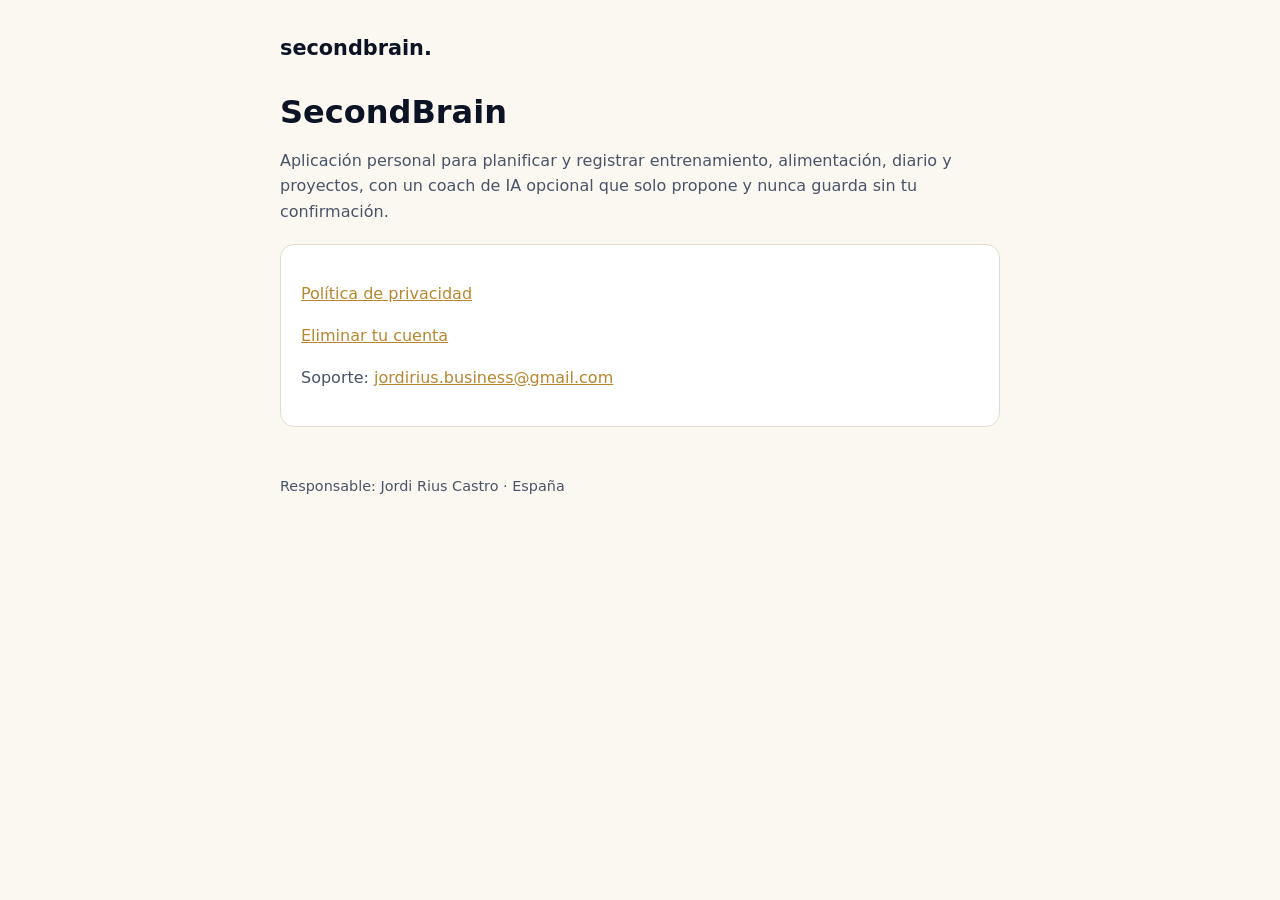
<file: index.html>
<!doctype html>
<html lang="es">
<head>
<meta charset="utf-8">
<meta name="viewport" content="width=device-width, initial-scale=1">
<title>SecondBrain</title>
<link rel="stylesheet" href="styles.css">
</head>
<body>
<main>
  <header><a href="./">secondbrain.</a></header>
  <h1>SecondBrain</h1>
  <p>Aplicación personal para planificar y registrar entrenamiento, alimentación, diario y proyectos, con un coach de IA opcional que solo propone y nunca guarda sin tu confirmación.</p>
  <div class="card">
    <p><a href="privacidad.html">Política de privacidad</a></p>
    <p><a href="eliminar-cuenta.html">Eliminar tu cuenta</a></p>
    <p>Soporte: <a href="mailto:jordirius.business@gmail.com">jordirius.business@gmail.com</a></p>
  </div>
  <footer><p>Responsable: Jordi Rius Castro · España</p></footer>
</main>
</body>
</html>
</file>
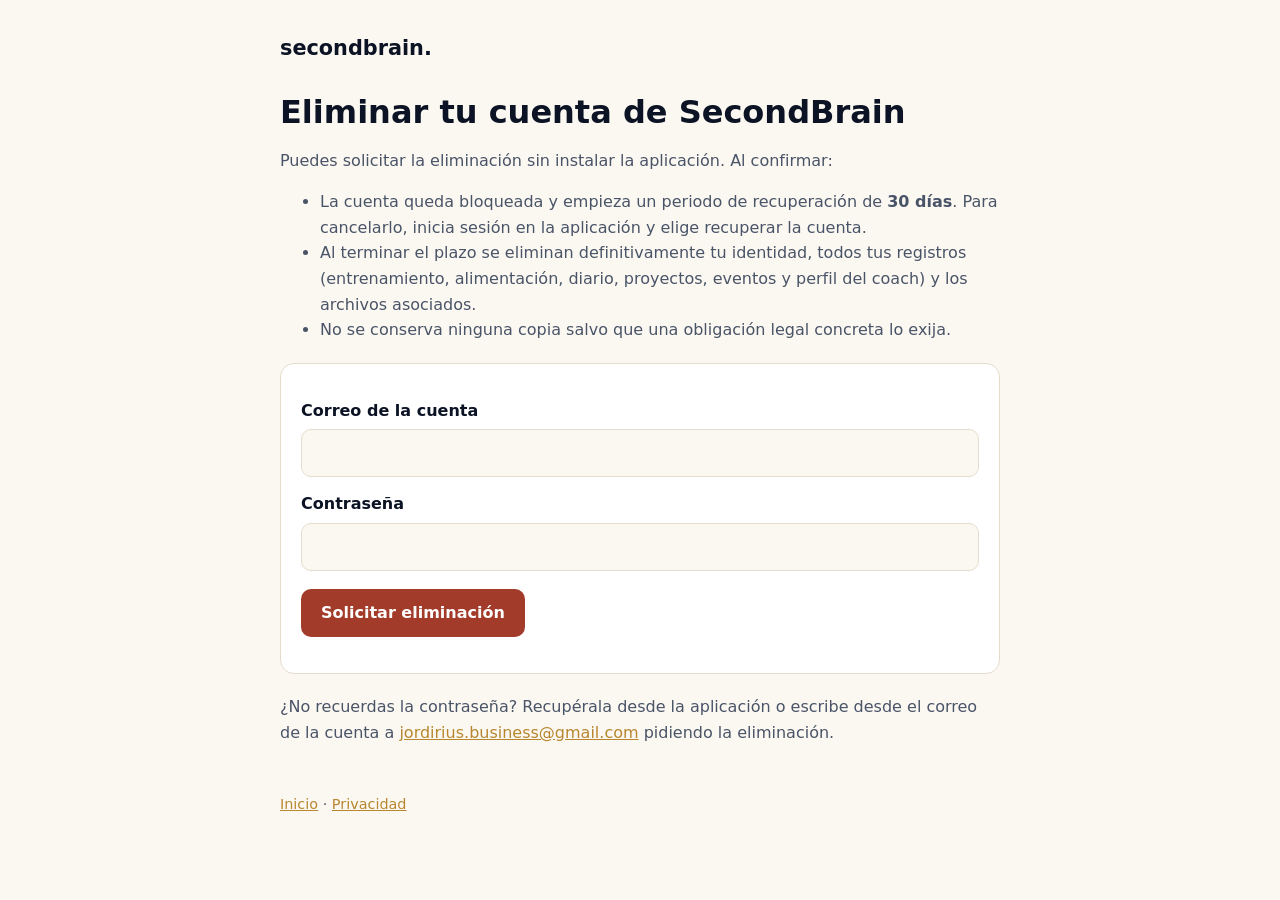
<file: eliminar-cuenta.html>
<!doctype html>
<html lang="es">
<head>
<meta charset="utf-8">
<meta name="viewport" content="width=device-width, initial-scale=1">
<title>Eliminar cuenta · SecondBrain</title>
<link rel="stylesheet" href="styles.css">
</head>
<body>
<main>
  <header><a href="./">secondbrain.</a></header>
  <h1>Eliminar tu cuenta de SecondBrain</h1>
  <p>Puedes solicitar la eliminación sin instalar la aplicación. Al confirmar:</p>
  <ul>
    <li>La cuenta queda bloqueada y empieza un periodo de recuperación de <strong>30 días</strong>. Para cancelarlo, inicia sesión en la aplicación y elige recuperar la cuenta.</li>
    <li>Al terminar el plazo se eliminan definitivamente tu identidad, todos tus registros (entrenamiento, alimentación, diario, proyectos, eventos y perfil del coach) y los archivos asociados.</li>
    <li>No se conserva ninguna copia salvo que una obligación legal concreta lo exija.</li>
  </ul>

  <form class="card" id="form" novalidate>
    <label for="email">Correo de la cuenta</label>
    <input id="email" type="email" autocomplete="email" required>
    <label for="password">Contraseña</label>
    <input id="password" type="password" autocomplete="current-password" required>
    <button type="submit" id="submit">Solicitar eliminación</button>
    <p class="status" id="status" role="status" aria-live="polite"></p>
  </form>

  <p>¿No recuerdas la contraseña? Recupérala desde la aplicación o escribe desde el correo de la cuenta a <a href="mailto:jordirius.business@gmail.com">jordirius.business@gmail.com</a> pidiendo la eliminación.</p>
  <footer><p><a href="./">Inicio</a> · <a href="privacidad.html">Privacidad</a></p></footer>
</main>
<script type="module">
// Public project URL and publishable key: both are already shipped inside the app.
// Every operation runs as the signed-in person; the server ignores any user id from the client.
const SUPABASE_URL = 'https://omwzbjsomkwblieaibbx.supabase.co';
const PUBLISHABLE_KEY = 'sb_publishable_iI9ScKhB7MXlVY56RRJgiw_XqCMpguC';
const form = document.getElementById('form');
const status = document.getElementById('status');
const submit = document.getElementById('submit');

async function call(path, { token, body } = {}) {
  const response = await fetch(`${SUPABASE_URL}${path}`, {
    method: 'POST',
    headers: { apikey: PUBLISHABLE_KEY, 'Content-Type': 'application/json', ...(token ? { Authorization: `Bearer ${token}` } : {}) },
    body: JSON.stringify(body ?? {}),
  });
  const text = await response.text();
  const data = text ? JSON.parse(text) : null;
  if (!response.ok) throw Object.assign(new Error(data?.msg ?? data?.message ?? data?.error_description ?? `HTTP ${response.status}`), { status: response.status });
  return data;
}

const formatDate = (value) => new Date(value).toLocaleDateString('es-ES', { day: 'numeric', month: 'long', year: 'numeric' });

form.addEventListener('submit', async (event) => {
  event.preventDefault();
  const email = document.getElementById('email').value.trim().toLowerCase();
  const password = document.getElementById('password').value;
  status.className = 'status';
  if (!/^\S+@\S+\.\S+$/.test(email) || !password) { status.className = 'status error'; status.textContent = 'Escribe el correo y la contraseña de tu cuenta.'; return; }
  submit.disabled = true;
  status.textContent = 'Comprobando…';
  let token = null;
  try {
    token = (await call('/auth/v1/token?grant_type=password', { body: { email, password } })).access_token;
    const request = await call('/rest/v1/rpc/request_account_deletion', { token });
    status.textContent = `Solicitud registrada. La cuenta se eliminará definitivamente el ${formatDate(request.scheduled_for)} si no la recuperas antes desde la aplicación.`;
    form.reset();
  } catch (cause) {
    status.className = 'status error';
    status.textContent = cause.status === 400 ? 'El correo o la contraseña no son correctos.' : 'No se ha podido completar la solicitud. Inténtalo más tarde o escribe al correo de soporte.';
  } finally {
    if (token) await call('/auth/v1/logout', { token }).catch(() => undefined);
    submit.disabled = false;
  }
});
</script>
</body>
</html>
</file>
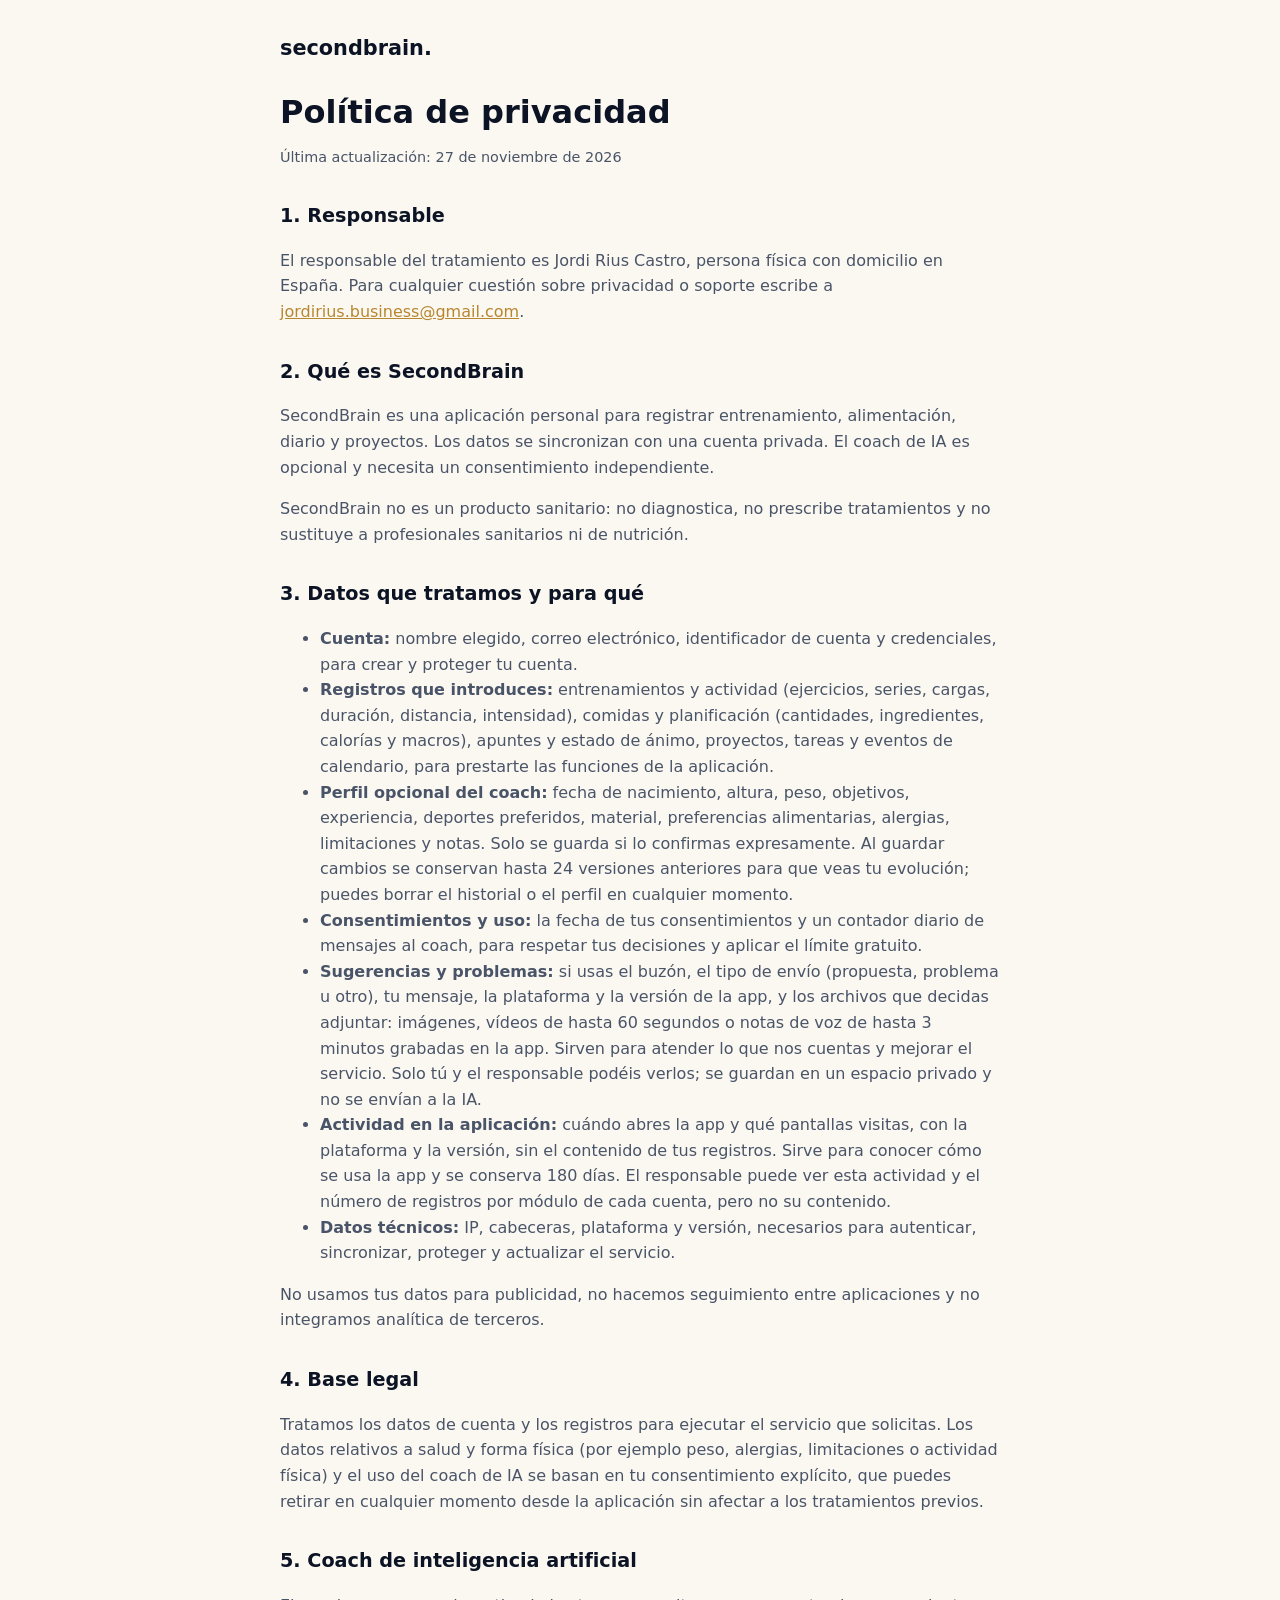
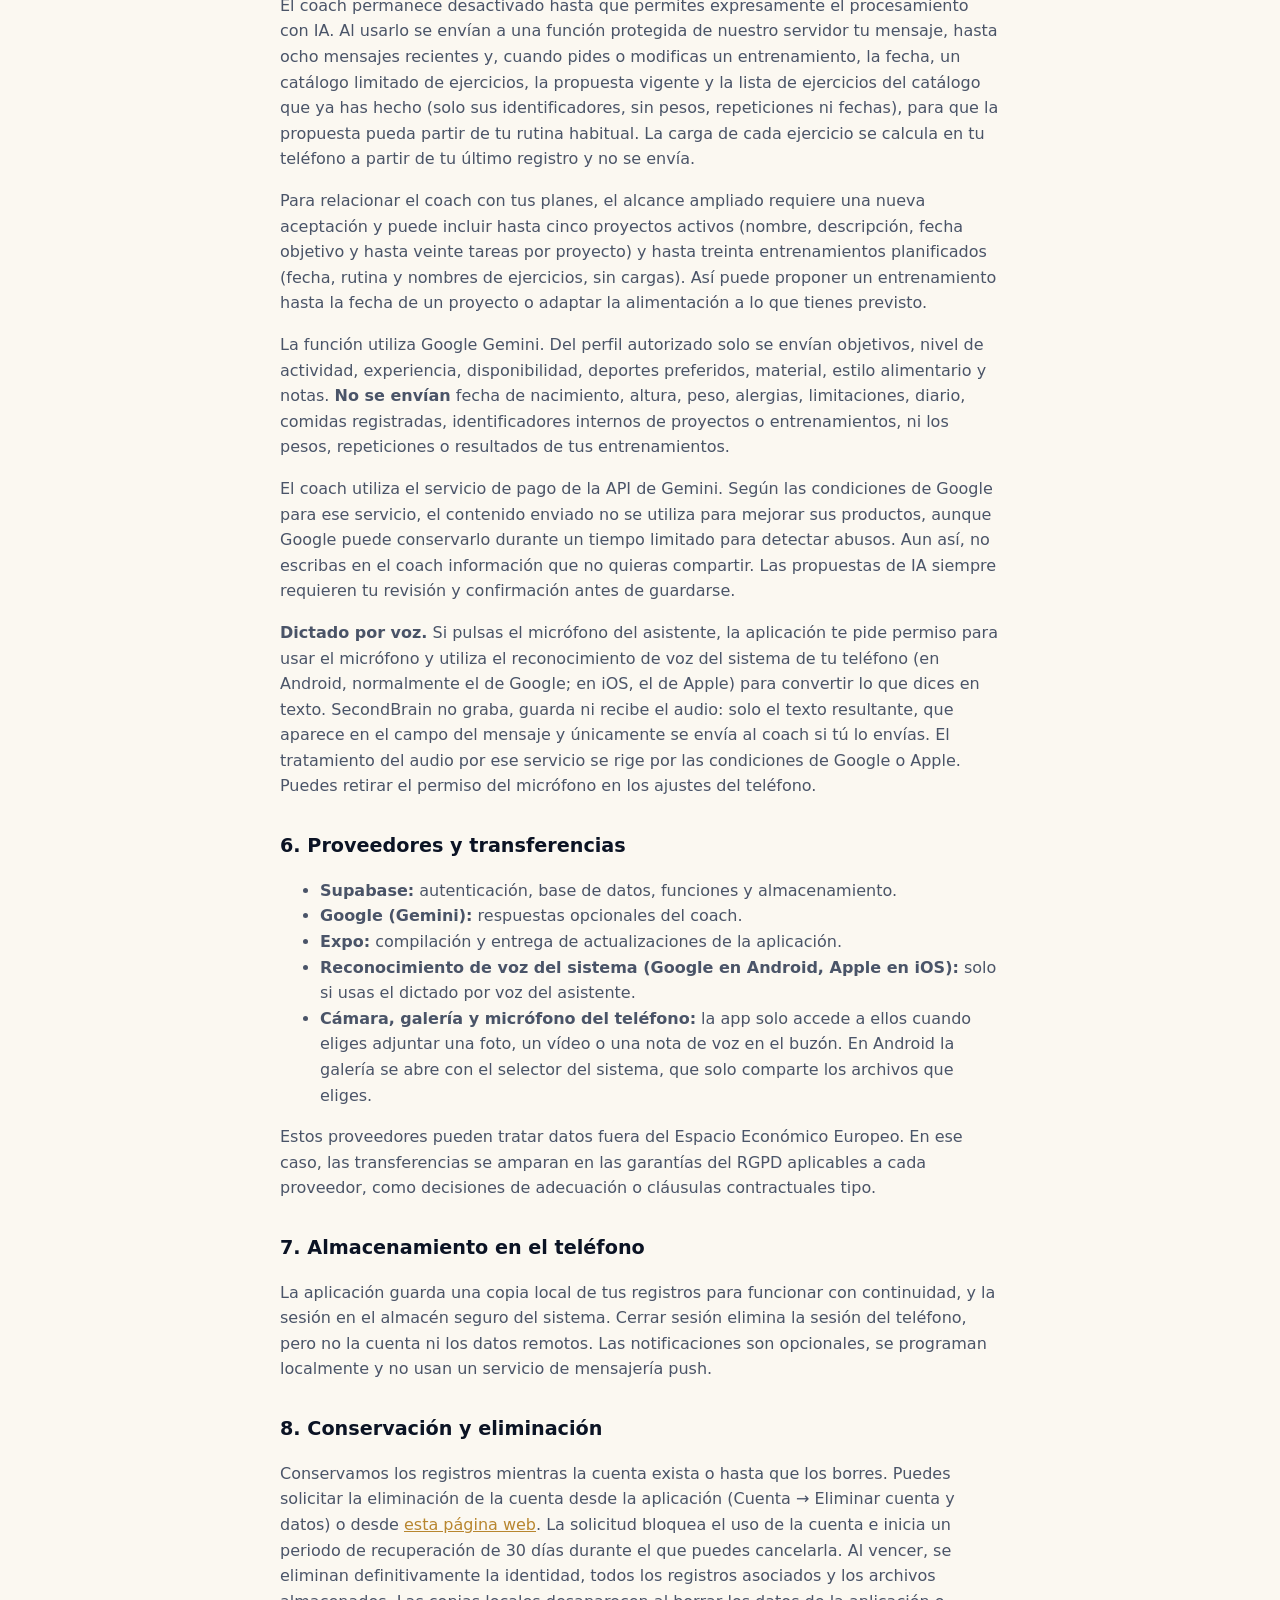
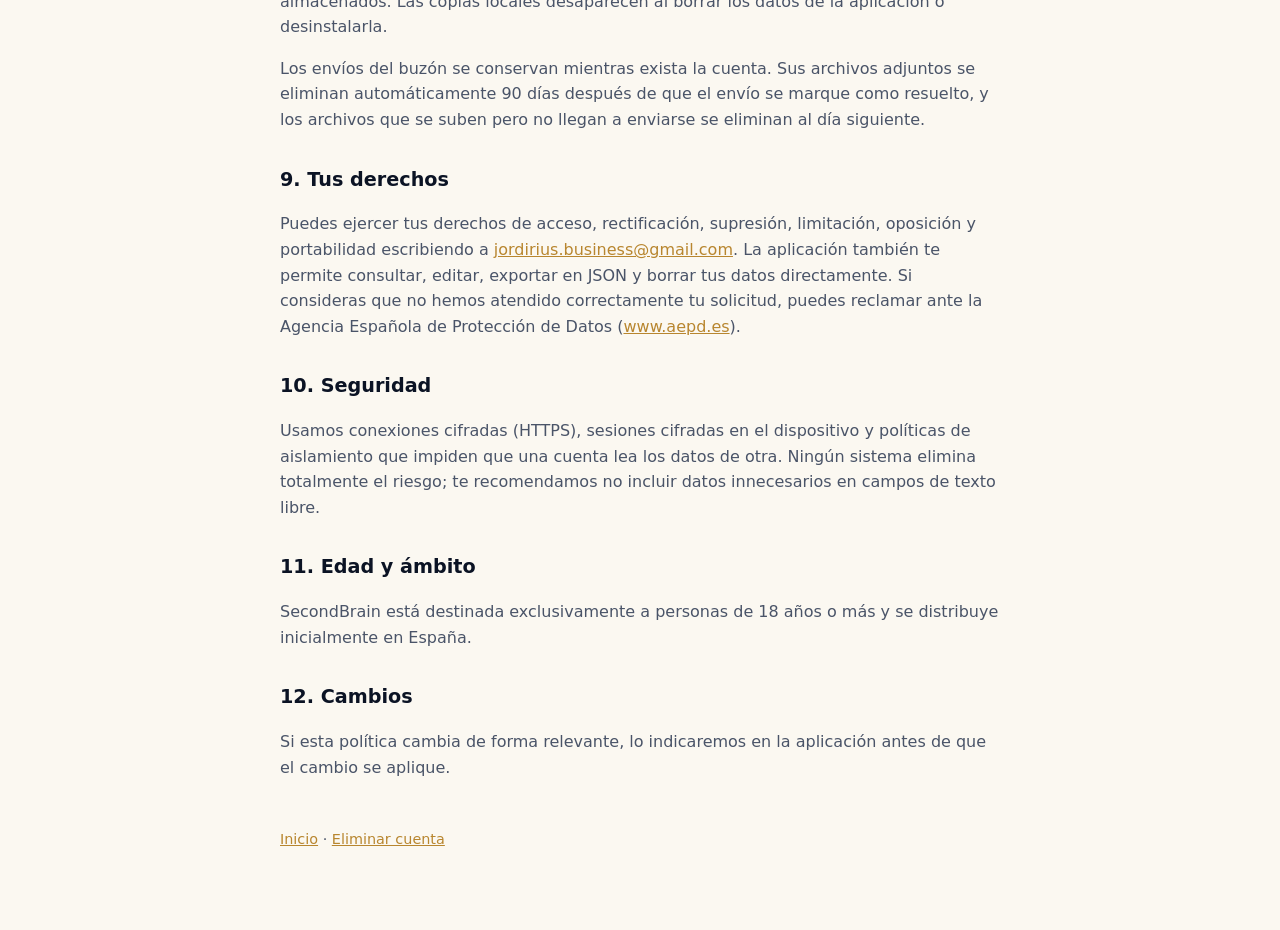
<file: privacidad.html>
<!doctype html>
<html lang="es">
<head>
<meta charset="utf-8">
<meta name="viewport" content="width=device-width, initial-scale=1">
<title>Privacidad · SecondBrain</title>
<link rel="stylesheet" href="styles.css">
</head>
<body>
<main>
  <header><a href="./">secondbrain.</a></header>
  <h1>Política de privacidad</h1>
  <p class="updated">Última actualización: 27 de noviembre de 2026</p>

  <h2>1. Responsable</h2>
  <p>El responsable del tratamiento es Jordi Rius Castro, persona física con domicilio en España. Para cualquier cuestión sobre privacidad o soporte escribe a <a href="mailto:jordirius.business@gmail.com">jordirius.business@gmail.com</a>.</p>

  <h2>2. Qué es SecondBrain</h2>
  <p>SecondBrain es una aplicación personal para registrar entrenamiento, alimentación, diario y proyectos. Los datos se sincronizan con una cuenta privada. El coach de IA es opcional y necesita un consentimiento independiente.</p>
  <p>SecondBrain no es un producto sanitario: no diagnostica, no prescribe tratamientos y no sustituye a profesionales sanitarios ni de nutrición.</p>

  <h2>3. Datos que tratamos y para qué</h2>
  <ul>
    <li><strong>Cuenta:</strong> nombre elegido, correo electrónico, identificador de cuenta y credenciales, para crear y proteger tu cuenta.</li>
    <li><strong>Registros que introduces:</strong> entrenamientos y actividad (ejercicios, series, cargas, duración, distancia, intensidad), comidas y planificación (cantidades, ingredientes, calorías y macros), apuntes y estado de ánimo, proyectos, tareas y eventos de calendario, para prestarte las funciones de la aplicación.</li>
    <li><strong>Perfil opcional del coach:</strong> fecha de nacimiento, altura, peso, objetivos, experiencia, deportes preferidos, material, preferencias alimentarias, alergias, limitaciones y notas. Solo se guarda si lo confirmas expresamente. Al guardar cambios se conservan hasta 24 versiones anteriores para que veas tu evolución; puedes borrar el historial o el perfil en cualquier momento.</li>
    <li><strong>Consentimientos y uso:</strong> la fecha de tus consentimientos y un contador diario de mensajes al coach, para respetar tus decisiones y aplicar el límite gratuito.</li>
    <li><strong>Sugerencias y problemas:</strong> si usas el buzón, el tipo de envío (propuesta, problema u otro), tu mensaje, la plataforma y la versión de la app, y los archivos que decidas adjuntar: imágenes, vídeos de hasta 60 segundos o notas de voz de hasta 3 minutos grabadas en la app. Sirven para atender lo que nos cuentas y mejorar el servicio. Solo tú y el responsable podéis verlos; se guardan en un espacio privado y no se envían a la IA.</li>
    <li><strong>Actividad en la aplicación:</strong> cuándo abres la app y qué pantallas visitas, con la plataforma y la versión, sin el contenido de tus registros. Sirve para conocer cómo se usa la app y se conserva 180 días. El responsable puede ver esta actividad y el número de registros por módulo de cada cuenta, pero no su contenido.</li>
    <li><strong>Datos técnicos:</strong> IP, cabeceras, plataforma y versión, necesarios para autenticar, sincronizar, proteger y actualizar el servicio.</li>
  </ul>
  <p>No usamos tus datos para publicidad, no hacemos seguimiento entre aplicaciones y no integramos analítica de terceros.</p>

  <h2>4. Base legal</h2>
  <p>Tratamos los datos de cuenta y los registros para ejecutar el servicio que solicitas. Los datos relativos a salud y forma física (por ejemplo peso, alergias, limitaciones o actividad física) y el uso del coach de IA se basan en tu consentimiento explícito, que puedes retirar en cualquier momento desde la aplicación sin afectar a los tratamientos previos.</p>

  <h2>5. Coach de inteligencia artificial</h2>
  <p>El coach permanece desactivado hasta que permites expresamente el procesamiento con IA. Al usarlo se envían a una función protegida de nuestro servidor tu mensaje, hasta ocho mensajes recientes y, cuando pides o modificas un entrenamiento, la fecha, un catálogo limitado de ejercicios, la propuesta vigente y la lista de ejercicios del catálogo que ya has hecho (solo sus identificadores, sin pesos, repeticiones ni fechas), para que la propuesta pueda partir de tu rutina habitual. La carga de cada ejercicio se calcula en tu teléfono a partir de tu último registro y no se envía.</p>
  <p>Para relacionar el coach con tus planes, el alcance ampliado requiere una nueva aceptación y puede incluir hasta cinco proyectos activos (nombre, descripción, fecha objetivo y hasta veinte tareas por proyecto) y hasta treinta entrenamientos planificados (fecha, rutina y nombres de ejercicios, sin cargas). Así puede proponer un entrenamiento hasta la fecha de un proyecto o adaptar la alimentación a lo que tienes previsto.</p>
  <p>La función utiliza Google Gemini. Del perfil autorizado solo se envían objetivos, nivel de actividad, experiencia, disponibilidad, deportes preferidos, material, estilo alimentario y notas. <strong>No se envían</strong> fecha de nacimiento, altura, peso, alergias, limitaciones, diario, comidas registradas, identificadores internos de proyectos o entrenamientos, ni los pesos, repeticiones o resultados de tus entrenamientos.</p>
  <p>El coach utiliza el servicio de pago de la API de Gemini. Según las condiciones de Google para ese servicio, el contenido enviado no se utiliza para mejorar sus productos, aunque Google puede conservarlo durante un tiempo limitado para detectar abusos. Aun así, no escribas en el coach información que no quieras compartir. Las propuestas de IA siempre requieren tu revisión y confirmación antes de guardarse.</p>
  <p><strong>Dictado por voz.</strong> Si pulsas el micrófono del asistente, la aplicación te pide permiso para usar el micrófono y utiliza el reconocimiento de voz del sistema de tu teléfono (en Android, normalmente el de Google; en iOS, el de Apple) para convertir lo que dices en texto. SecondBrain no graba, guarda ni recibe el audio: solo el texto resultante, que aparece en el campo del mensaje y únicamente se envía al coach si tú lo envías. El tratamiento del audio por ese servicio se rige por las condiciones de Google o Apple. Puedes retirar el permiso del micrófono en los ajustes del teléfono.</p>

  <h2>6. Proveedores y transferencias</h2>
  <ul>
    <li><strong>Supabase:</strong> autenticación, base de datos, funciones y almacenamiento.</li>
    <li><strong>Google (Gemini):</strong> respuestas opcionales del coach.</li>
    <li><strong>Expo:</strong> compilación y entrega de actualizaciones de la aplicación.</li>
    <li><strong>Reconocimiento de voz del sistema (Google en Android, Apple en iOS):</strong> solo si usas el dictado por voz del asistente.</li>
    <li><strong>Cámara, galería y micrófono del teléfono:</strong> la app solo accede a ellos cuando eliges adjuntar una foto, un vídeo o una nota de voz en el buzón. En Android la galería se abre con el selector del sistema, que solo comparte los archivos que eliges.</li>
  </ul>
  <p>Estos proveedores pueden tratar datos fuera del Espacio Económico Europeo. En ese caso, las transferencias se amparan en las garantías del RGPD aplicables a cada proveedor, como decisiones de adecuación o cláusulas contractuales tipo.</p>

  <h2>7. Almacenamiento en el teléfono</h2>
  <p>La aplicación guarda una copia local de tus registros para funcionar con continuidad, y la sesión en el almacén seguro del sistema. Cerrar sesión elimina la sesión del teléfono, pero no la cuenta ni los datos remotos. Las notificaciones son opcionales, se programan localmente y no usan un servicio de mensajería push.</p>

  <h2>8. Conservación y eliminación</h2>
  <p>Conservamos los registros mientras la cuenta exista o hasta que los borres. Puedes solicitar la eliminación de la cuenta desde la aplicación (Cuenta → Eliminar cuenta y datos) o desde <a href="eliminar-cuenta.html">esta página web</a>. La solicitud bloquea el uso de la cuenta e inicia un periodo de recuperación de 30 días durante el que puedes cancelarla. Al vencer, se eliminan definitivamente la identidad, todos los registros asociados y los archivos almacenados. Las copias locales desaparecen al borrar los datos de la aplicación o desinstalarla.</p>
  <p>Los envíos del buzón se conservan mientras exista la cuenta. Sus archivos adjuntos se eliminan automáticamente 90 días después de que el envío se marque como resuelto, y los archivos que se suben pero no llegan a enviarse se eliminan al día siguiente.</p>

  <h2>9. Tus derechos</h2>
  <p>Puedes ejercer tus derechos de acceso, rectificación, supresión, limitación, oposición y portabilidad escribiendo a <a href="mailto:jordirius.business@gmail.com">jordirius.business@gmail.com</a>. La aplicación también te permite consultar, editar, exportar en JSON y borrar tus datos directamente. Si consideras que no hemos atendido correctamente tu solicitud, puedes reclamar ante la Agencia Española de Protección de Datos (<a href="https://www.aepd.es">www.aepd.es</a>).</p>

  <h2>10. Seguridad</h2>
  <p>Usamos conexiones cifradas (HTTPS), sesiones cifradas en el dispositivo y políticas de aislamiento que impiden que una cuenta lea los datos de otra. Ningún sistema elimina totalmente el riesgo; te recomendamos no incluir datos innecesarios en campos de texto libre.</p>

  <h2>11. Edad y ámbito</h2>
  <p>SecondBrain está destinada exclusivamente a personas de 18 años o más y se distribuye inicialmente en España.</p>

  <h2>12. Cambios</h2>
  <p>Si esta política cambia de forma relevante, lo indicaremos en la aplicación antes de que el cambio se aplique.</p>

  <footer><p><a href="./">Inicio</a> · <a href="eliminar-cuenta.html">Eliminar cuenta</a></p></footer>
</main>
</body>
</html>
</file>
<file: styles.css>
:root { --bg: #FBF8F1; --surface: #FFFFFF; --text: #0B1324; --muted: #4A5468; --accent: #B8862F; --border: #E4DDCD; --danger: #A23B2A; color-scheme: light; }
@media (prefers-color-scheme: dark) { :root { --bg: #0B1324; --surface: #131E35; --text: #F3EEE3; --muted: #B5BCCB; --accent: #D9A94E; --border: #26324D; --danger: #E2826F; color-scheme: dark; } }
* { box-sizing: border-box; }
body { margin: 0; background: var(--bg); color: var(--text); font: 16px/1.6 system-ui, -apple-system, "Segoe UI", Roboto, sans-serif; }
main { max-width: 760px; margin: 0 auto; padding: 32px 20px 64px; }
header a { color: var(--text); font-weight: 800; text-decoration: none; font-size: 1.3rem; }
h1 { font-size: 2rem; line-height: 1.2; margin: 28px 0 8px; }
h2 { font-size: 1.2rem; margin-top: 32px; }
p, li { color: var(--muted); }
a { color: var(--accent); }
.updated { font-size: .9rem; }
.card { background: var(--surface); border: 1px solid var(--border); border-radius: 14px; padding: 20px; margin: 20px 0; }
label { display: block; font-weight: 700; margin: 14px 0 6px; }
input { width: 100%; min-height: 48px; padding: 0 12px; border-radius: 10px; border: 1px solid var(--border); background: var(--bg); color: var(--text); font: inherit; }
button { min-height: 48px; margin-top: 18px; padding: 0 20px; border: 0; border-radius: 10px; background: var(--danger); color: #fff; font: inherit; font-weight: 800; cursor: pointer; }
button.secondary { background: transparent; color: var(--text); border: 1px solid var(--border); }
button:disabled { opacity: .6; cursor: progress; }
.status { margin-top: 16px; font-weight: 700; color: var(--text); }
.error { color: var(--danger); }
footer { margin-top: 48px; font-size: .9rem; }
</file>
